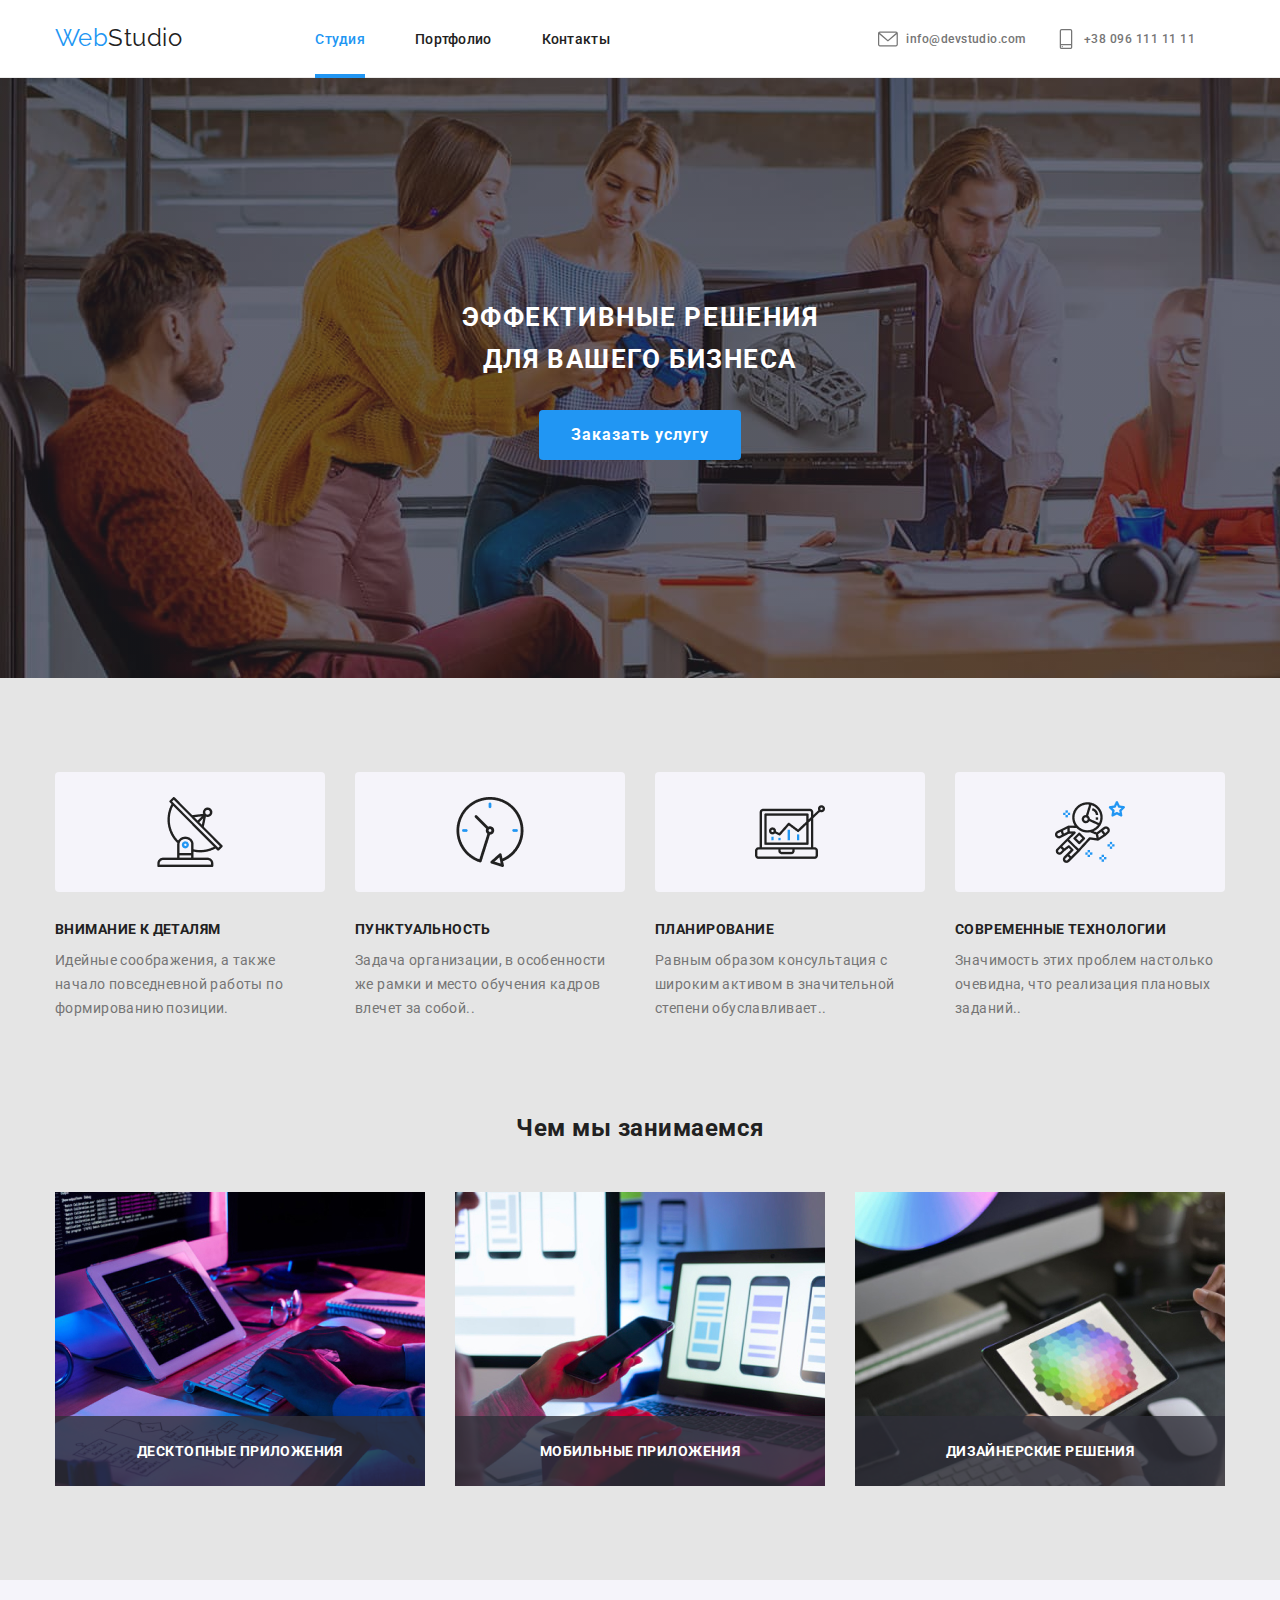
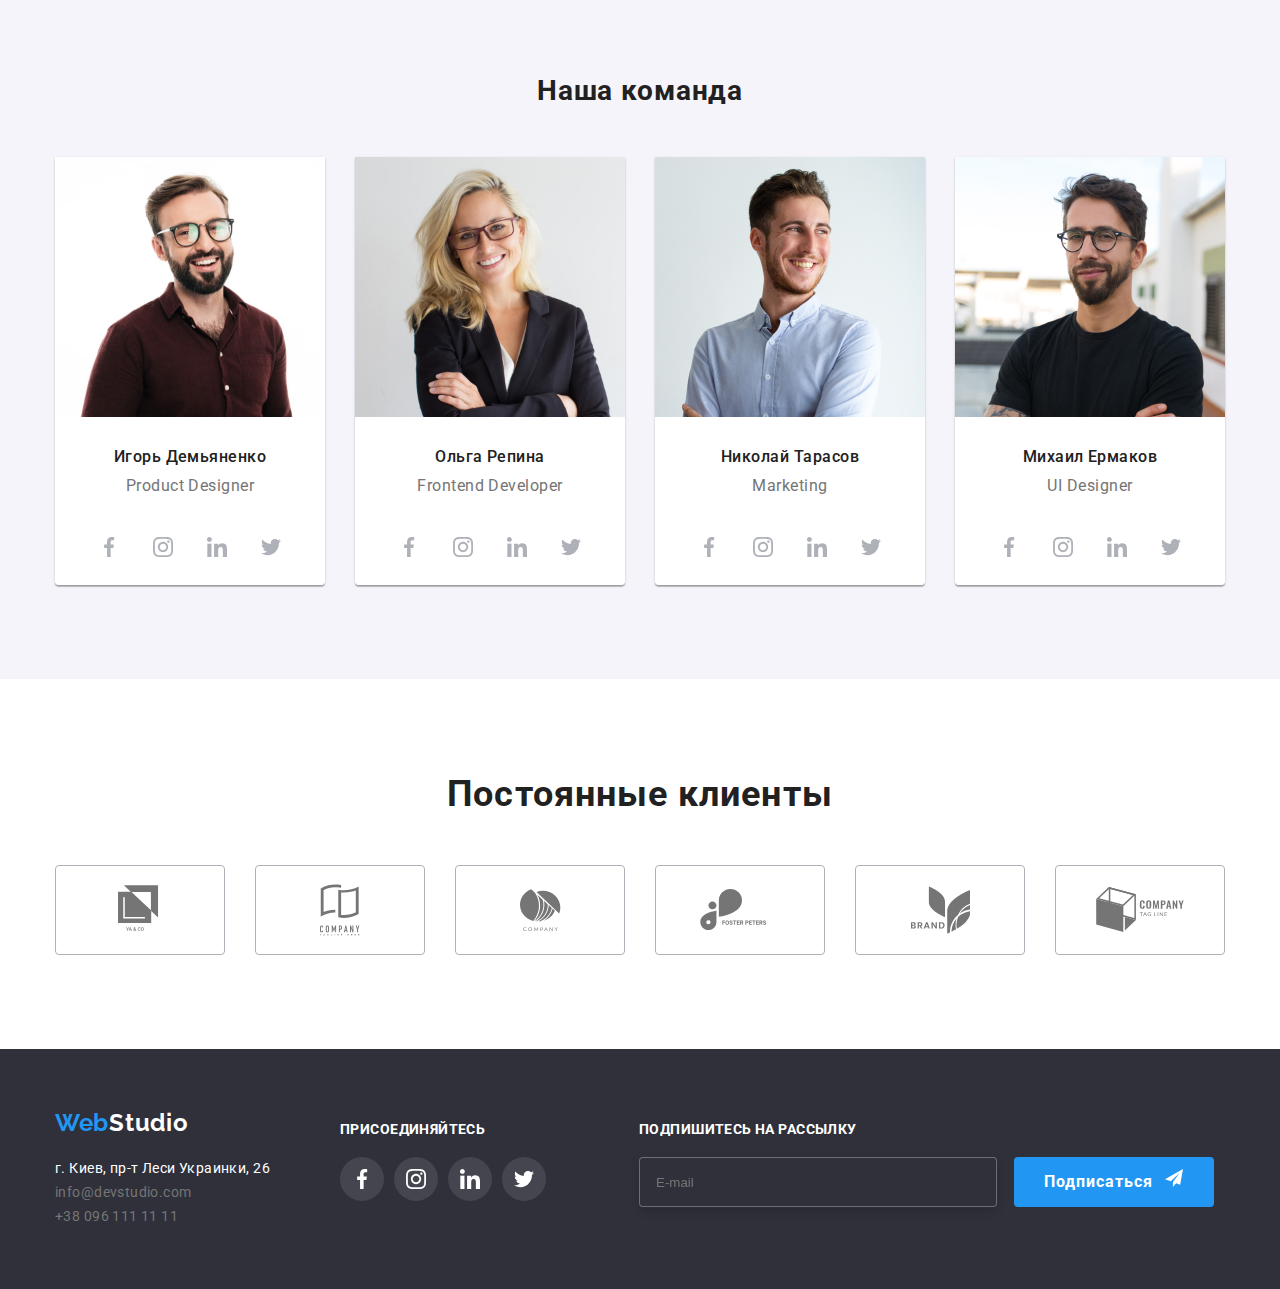
<file: index.html>
<!DOCTYPE html>
<html lang="ru">
<head>
    <meta charset="UTF-8">
    <meta name="viewport" content="width=device-width, initial-scale=1.0">
    <title>Practic</title>
    <link href="https://fonts.googleapis.com/css2?family=Raleway:wght@700&family=Roboto:wght@400;500;700&display=swap" rel="stylesheet">
    <link rel="stylesheet" href="./css/styles.css">
</head>
<body>
    <!--Header-->
    <header class="header">
        <div class="container flex">
        <nav class="container-header-nav">
            <a lang="en" href="./index.html" class="logoweb"><span lang="en" class="logoweb-color">Web</span>Studio</a>
         <ul class="link-nav">
           <li>
             <a href="./index.html" class="link current">Студия</a>  
           </li> 
           <li>
             <a href="./porfolio.html" class="link">Портфолио</a>  
          </li>
          <li>
             <a href="" class="link">Контакты</a>  
          </li> 
         </ul>  
        </nav> 
        <ul class="contact-nav">
            <li>
                 <a class="contact" href="mailto:info@devstudio.com">
                     <svg class="contact-icon">
                         <use xlink:href="./images/sprite.svg#icon-envelope"></use>
                     </svg>
                     <span>info@devstudio.com</span>
                 </a>
            </li>
             <li>
                 <a class="contact" href="tel:+380961111111">
                    <svg class="contact-icon">
                        <use xlink:href="./images/sprite.svg#icon-smartphone"></use>
                    </svg>
                    <span>+38 096 111 11 11</span>
                    </a>
             </li>
        </ul>
    </div>
    </header>
    <!--section hero-->
    <main>
        <section class="section-hero">
          <div class="cont-hero">
            <h1 class="business-h-one">ЭФФЕКТИВНЫЕ РЕШЕНИЯ <br>ДЛЯ ВАШЕГО БИЗНЕСА</h1>
            <button type="button" class="studio-button" data-modal-open>Заказать услугу</button>
          </div>    
        </section>
    <!--section skills-->
    <section class="skills">
        <div class="container">
        <h2 class="visually-hidden">section</h2>
        <ul class="none business-li">
                 <li class="business-li-item">
                     <div class="skills-container skills-item-1"></div>
                       <p class="business-header">ВНИМАНИЕ К ДЕТАЛЯМ</p>
                   <p class="business-comment">Идейные соображения, а также начало повседневной работы по формированию позиции.</p>
                </li>
                 <li class="business-li-item">
                    <div class="skills-container skills-item-2"></div>
                   <p class="business-header">ПУНКТУАЛЬНОСТЬ</p>
                   <p class="business-comment">Задача организации, в особенности же рамки и место обучения кадров влечет за собой..</p>
                 </li>
                 <li class="business-li-item">
                    <div class="skills-container skills-item-3"></div>
                    <p class="business-header">ПЛАНИРОВАНИЕ</p>
                    <p class="business-comment">Равным образом консультация с широким активом в значительной степени обуславливает..</p>
                 </li>
                 <li class="business-li-item">
                    <div class="skills-container skills-item-4"></div>
                    <p class="business-header">СОВРЕМЕННЫЕ ТЕХНОЛОГИИ</p>
                    <p class="business-comment">Значимость этих проблем настолько очевидна, что реализация плановых заданий..</p>
                </li>
         </ul>
        </div>
    </section>
    <!--section What we do-->
    <section class="what-we-do-section">
            <div class="container">
             <h2 class="what-we-do">Чем мы занимаемся</h2>
                 <ul class="none what-we-do-ul">
                 <li class="what-we-do-li">
                     <div class="descktop-app">
                     <img class="what-we-do-picture-picture" src="./images/3-what-we-do/img_1.jpg" alt="ДЕСКТОПНЫЕ ПРИЛОЖЕНИЯ" width="370" height="294">
                    <p class="text-what-we-do">ДЕСКТОПНЫЕ ПРИЛОЖЕНИЯ</p>
                    </div>
                 </li>
                 <li class="what-we-do-li">
                     <div class="mobile-app">
                     <img class="what-we-do-picture-picture" src="./images/3-what-we-do/img_2.jpg" alt="МОБИЛЬНЫЕ ПРИЛОЖЕНИЯ" width="370" height="294">
                    <p class="text-what-we-do">МОБИЛЬНЫЕ ПРИЛОЖЕНИЯ</p> 
                    </div>
                 </li>
                 <li class="what-we-do-li">
                     <div class="disainer">
                     <img class="what-we-do-picture-picture" src="./images/3-what-we-do/img_3.jpg" alt="ДИЗАЙНЕРСКИЕ РЕШЕНИЯ" width="370" height="294">
                    <p class="text-what-we-do">ДИЗАЙНЕРСКИЕ РЕШЕНИЯ</p>
                    </div>
                </li>
            </ul>
         </div>
    </section>
    <!--section our team-->
        <section class="our-team-section">
         <div class="container">
            <h3 class="header-h-three">Наша команда</h3>
            <ul class="none our-team-ul">
                 <li class="our-team">
                      <img class="photo" src="./images/4-our-team/igor.jpg" alt="модельер" width="270" height="260">
                         <div class="team-photo-comment">
                                 <h3 class="team-name">Игорь Демьяненко</h3>
                                 <p lang="en" class="profession">Product Designer</p>
                                 <ul style="padding: 0 32px;" class="none flex">
                                     <li class="social-item">
                                        <a href="" class="social-list-item-link" target="_blank">
                                            <svg class="social-svg">
                                                <use xlink:href="./images/sprite.svg#icon-facebook"></use>
                                            </svg>
                                        </a>
                                     </li>
                                     <li class="social-item">
                                        <a href="" class="social-list-item-link" target="_blank">
                                            <svg class="social-svg">
                                                <use xlink:href="./images/sprite.svg#icon-instagram"></use>
                                            </svg>
                                        </a>
                                     </li>
                                     <li class="social-item">
                                        <a href="" class="social-list-item-link" target="_blank">
                                            <svg class="social-svg">
                                                <use xlink:href="./images/sprite.svg#icon-linkedin"></use>
                                            </svg>
                                        </a>
                                     </li>
                                     <li class="social-item">
                                        <a href="" class="social-list-item-link" target="_blank">
                                            <svg class="social-svg">
                                                <use xlink:href="./images/sprite.svg#icon-twitter"></use>
                                            </svg>
                                        </a>
                                     </li>
                                 </ul>
                         </div>
                </li>
                 <li class="our-team">                     
                    <img class="photo" src="./images/4-our-team/olya.jpg" alt="фронтэнд разроботчик" width="270" height="260">
                          <div class="team-photo-comment">
                             <h3 class="team-name">Ольга Репина</h3>
                             <p lang="en" class="profession">Frontend Developer</p>
                             <ul style="padding: 0 32px;" class="none flex">
                                <li class="social-item">
                                   <a href="" class="social-list-item-link" target="_blank">
                                       <svg class="social-svg">
                                           <use xlink:href="./images/sprite.svg#icon-facebook"></use>
                                       </svg>
                                   </a>
                                </li>
                                <li class="social-item">
                                   <a href="" class="social-list-item-link" target="_blank">
                                       <svg class="social-svg">
                                           <use xlink:href="./images/sprite.svg#icon-instagram"></use>
                                       </svg>
                                   </a>
                                </li>
                                <li class="social-item">
                                   <a href="" class="social-list-item-link" target="_blank">
                                       <svg class="social-svg">
                                           <use xlink:href="./images/sprite.svg#icon-linkedin"></use>
                                       </svg>
                                   </a>
                                </li>
                                <li class="social-item">
                                   <a href="" class="social-list-item-link" target="_blank">
                                       <svg class="social-svg">
                                           <use xlink:href="./images/sprite.svg#icon-twitter"></use>
                                       </svg>
                                   </a>
                                </li>
                            </ul>
                          </div>
                 </li>
                 <li class="our-team">                     
                    <img class="photo" src="./images/4-our-team/nik.jpg" alt="маркетолог" width="270" height="260">
                     <div class="team-photo-comment">
                          <h3 class="team-name">Николай Тарасов</h3>
                          <p lang="en" class="profession">Marketing</p>
                          <ul style="padding: 0 32px;" class="none flex">
                            <li class="social-item">
                               <a href="" class="social-list-item-link" target="_blank">
                                   <svg class="social-svg">
                                       <use xlink:href="./images/sprite.svg#icon-facebook"></use>
                                   </svg>
                               </a>
                            </li>
                            <li class="social-item">
                               <a href="" class="social-list-item-link" target="_blank">
                                   <svg class="social-svg">
                                       <use xlink:href="./images/sprite.svg#icon-instagram"></use>
                                   </svg>
                               </a>
                            </li>
                            <li class="social-item">
                               <a href="" class="social-list-item-link" target="_blank">
                                   <svg class="social-svg">
                                       <use xlink:href="./images/sprite.svg#icon-linkedin"></use>
                                   </svg>
                               </a>
                            </li>
                            <li class="social-item">
                               <a href="" class="social-list-item-link" target="_blank">
                                   <svg class="social-svg">
                                       <use xlink:href="./images/sprite.svg#icon-twitter"></use>
                                   </svg>
                               </a>
                            </li>
                        </ul>
                     </div>
                 </li>
                 <li class="our-team">                     
                    <img class="photo" src="./images/4-our-team/mike.jpg" alt="дизайнер" width="270" height="260">
                     <div class="team-photo-comment">
                             <h3 class="team-name">Михаил Ермаков</h3>
                             <p lang="en" class="profession">UI Designer</p>
                             <ul style="padding: 0 32px;" class="none flex">
                                <li class="social-item">
                                   <a href="" class="social-list-item-link" target="_blank">
                                       <svg class="social-svg">
                                           <use xlink:href="./images/sprite.svg#icon-facebook"></use>
                                       </svg>
                                   </a>
                                </li>
                                <li class="social-item">
                                   <a href="" class="social-list-item-link" target="_blank">
                                       <svg class="social-svg">
                                           <use xlink:href="./images/sprite.svg#icon-instagram"></use>
                                       </svg>
                                   </a>
                                </li>
                                <li class="social-item">
                                   <a href="" class="social-list-item-link" target="_blank">
                                       <svg class="social-svg">
                                           <use xlink:href="./images/sprite.svg#icon-linkedin"></use>
                                       </svg>
                                   </a>
                                </li>
                                <li class="social-item">
                                   <a href="" class="social-list-item-link" target="_blank">
                                       <svg class="social-svg">
                                           <use xlink:href="./images/sprite.svg#icon-twitter"></use>
                                       </svg>
                                   </a>
                                </li>
                            </ul>
                     </div>
                </li>
            </ul>
         </div>
        </section>  
     <!--Our clients-->   
     <section class="our-client-section">
         <div class="container">
             <h2 class="client-header">Постоянные клиенты</h2>
             <ul class="client-ul none">
                <li  class="client-item-li">
                    <a class="client-item-a" href="" target="_blank">
                        <svg class="client-svg" width="44.27px" height="49.23">
                            <use xlink:href="./images/symbol-defs.svg#icon-logo-1"></use>
                        </svg>
                    </a>
                </li>
                <li class="client-item-li">
                    <a class="client-item-a" href="" target="_blank">
                        <svg class="client-svg" width="40px" height="52px">
                            <use xlink:href="./images/symbol-defs.svg#icon-logo-2"></use>
                        </svg>
                    </a>
                </li>
                <li class="client-item-li">
                    <a class="client-item-a" href="" target="_blank">
                        <svg class="client-svg"  width="41px" height="42.6px">
                            <use xlink:href="./images/symbol-defs.svg#icon-logo-3"></use>
                        </svg>
                    </a>
                </li>
                <li class="client-item-li">
                    <a class="client-item-a" href="" target="_blank">
                        <svg class="client-svg" width="79.46px" height="42.02px">
                            <use xlink:href="./images/symbol-defs.svg#icon-logo-4"></use>
                        </svg>
                    </a>
                </li>
                <li class="client-item-li">
                    <a class="client-item-a" href="" target="_blank">
                        <svg class="client-svg" width="59px" height="74px">
                            <use xlink:href="./images/symbol-defs.svg#icon-logo-5"></use>
                        </svg>
                    </a>
                </li>
                <li class="client-item-li">
                    <a class="client-item-a" href="" target="_blank">
                        <svg class="client-svg"  width="88.48px" height="45.44px">
                            <use xlink:href="./images/symbol-defs.svg#icon-logo-6"></use>
                        </svg>
                    </a>
                </li>
            </ul>
         </div>

     </section>
        
</main>
<!--footer-->
<footer class="footer ">
    <section class="container joint">
        <div style="margin-right: 70px;">
             <h2 class="logo-footer-h2"><a href="./index.html" class="logoweb-footer"><span class="logoweb-color">Web</span>Studio</a></h2>
                    <address class="adress-footer">
                     <a class="address" href="https://goo.gl/maps/b1sm8KnPufPkhiFv6" target="_blank">г. Киев, пр-т Леси Украинки, 26</a>
                    </address>
                     <ul class="none footer-logo">
                           <li>
                                 <a href="mailto:info@devstudio.com" class="contact-footer">info@devstudio.com</a>
                           </li>
                           <li>
                                 <a href="tel:+380961111111" class="contact-footer">+38 096 111 11 11</a>
                           </li>
                     </ul>
        </div>
        <div class="connect">
                           <p class="joint-head">ПРИСОЕДИНЯЙТЕСЬ</p>
                              <ul style="padding: 0" class="none flex ">
                              <li class="social-item">
                               <a href="" class="social-list-item-link connect-item" target="_blank">
                                    <svg class="social-svg-footer">
                                        <use xlink:href="./images/sprite.svg#icon-facebook"></use>
                                    </svg>
                               </a>
                             </li>
                             <li class="social-item">
                                 <a href="" class="social-list-item-link connect-item" target="_blank">
                                    <svg class="social-svg-footer">
                                        <use xlink:href="./images/sprite.svg#icon-instagram"></use>
                                    </svg>
                                 </a>
                             </li>
                             <li class="social-item">
                                <a href="" class="social-list-item-link connect-item" target="_blank">
                                    <svg class="social-svg-footer">
                                        <use xlink:href="./images/sprite.svg#icon-linkedin"></use>
                                    </svg>
                                </a>
                             </li>
                            <li class="social-item">
                            <a href="" class="social-list-item-link connect-item" target="_blank">
                                <svg class="social-svg-footer">
                                    <use xlink:href="./images/sprite.svg#icon-twitter"></use>
                                </svg>
                            </a>
                            </li>
                </ul>
        </div>
        <div class="subscribe">
            <form action="#">
                    <p class="subscribe-p">Подпишитесь на рассылку</p>
             <input type="email" name="user-email" id="user-email" class="modal-form-input-footer" placeholder="E-mail">          
            <button type="submit" class="modal-form-btn-footer">Подписаться<svg class="social-svg-footer-sign">
                    <use xlink:href="./images/sprite-modal.svg#icon-send"></use>
                </svg>
            </button>
            </form>
        </div>
    </section>
</footer>

    <div class="backdrop is-hidden" data-modal>

        <div class="modal">  
              <div class="modal-window" >
                <p class="modal-head">Оставьте свои данные, мы вам перезвоним</p>
                <button type="button" class="close-button" data-modal-close>X</button>
                <form action="#" class="model-forma">

                    <div class="modal-form-field">
                        <label class="modal-form-input-label" for="user-name">Имя</label>
                        <input type="text" name="user-name" id="user-name" class="modal-form-input">
                        <svg class="social-svg-sign">
                            <use xlink:href="./images/sprite-modal.svg#icon-person"></use>
                        </svg>
                    </div>

                    <div class="modal-form-field">
                        <label class="modal-form-input-label" for="user-phone">Телефон</label>
                        <input type="tel" name="user-phone" id="user-phone" class="modal-form-input">
                        <svg class="social-svg-sign">
                            <use xlink:href="./images/sprite-modal.svg#icon-phone"></use>
                        </svg>
                    </div>

                    <div class="modal-form-field">
                        <label class="modal-form-input-label" for="user-email">Почта</label>
                        <input type="email" name="user-email" id="user-email" class="modal-form-input">
                        <svg class="social-svg-sign">
                            <use xlink:href="./images/sprite-modal.svg#icon-email"></use>
                        </svg>
                    </div>
                    <div class="modal-form-field">
                        <label class="modal-form-input-label" for="user-message">Комментарий</label>
                        <textarea name="user-message" id="user-message" class="modal-form-message" placeholder="Введите текст"></textarea>

                        
                        <label for="user-policy" class="modal-form-label-check">
                            <input type="checkbox" name="user-policy" id="user-policy" class="modal-form-check">
                            <span class="modal-check-span">Соглашаюсь с рассылкой и принимаю <a href="#">Условия договора</a></span>
                        </label>

                        <button  type="submit" class="modal-form-btn">Отправить</button>
                    </div>
                 </form> 
                </div>  
            </div>        
        </div>
<script src="./js/modal.js"></script>
</body>
</html>
</file>
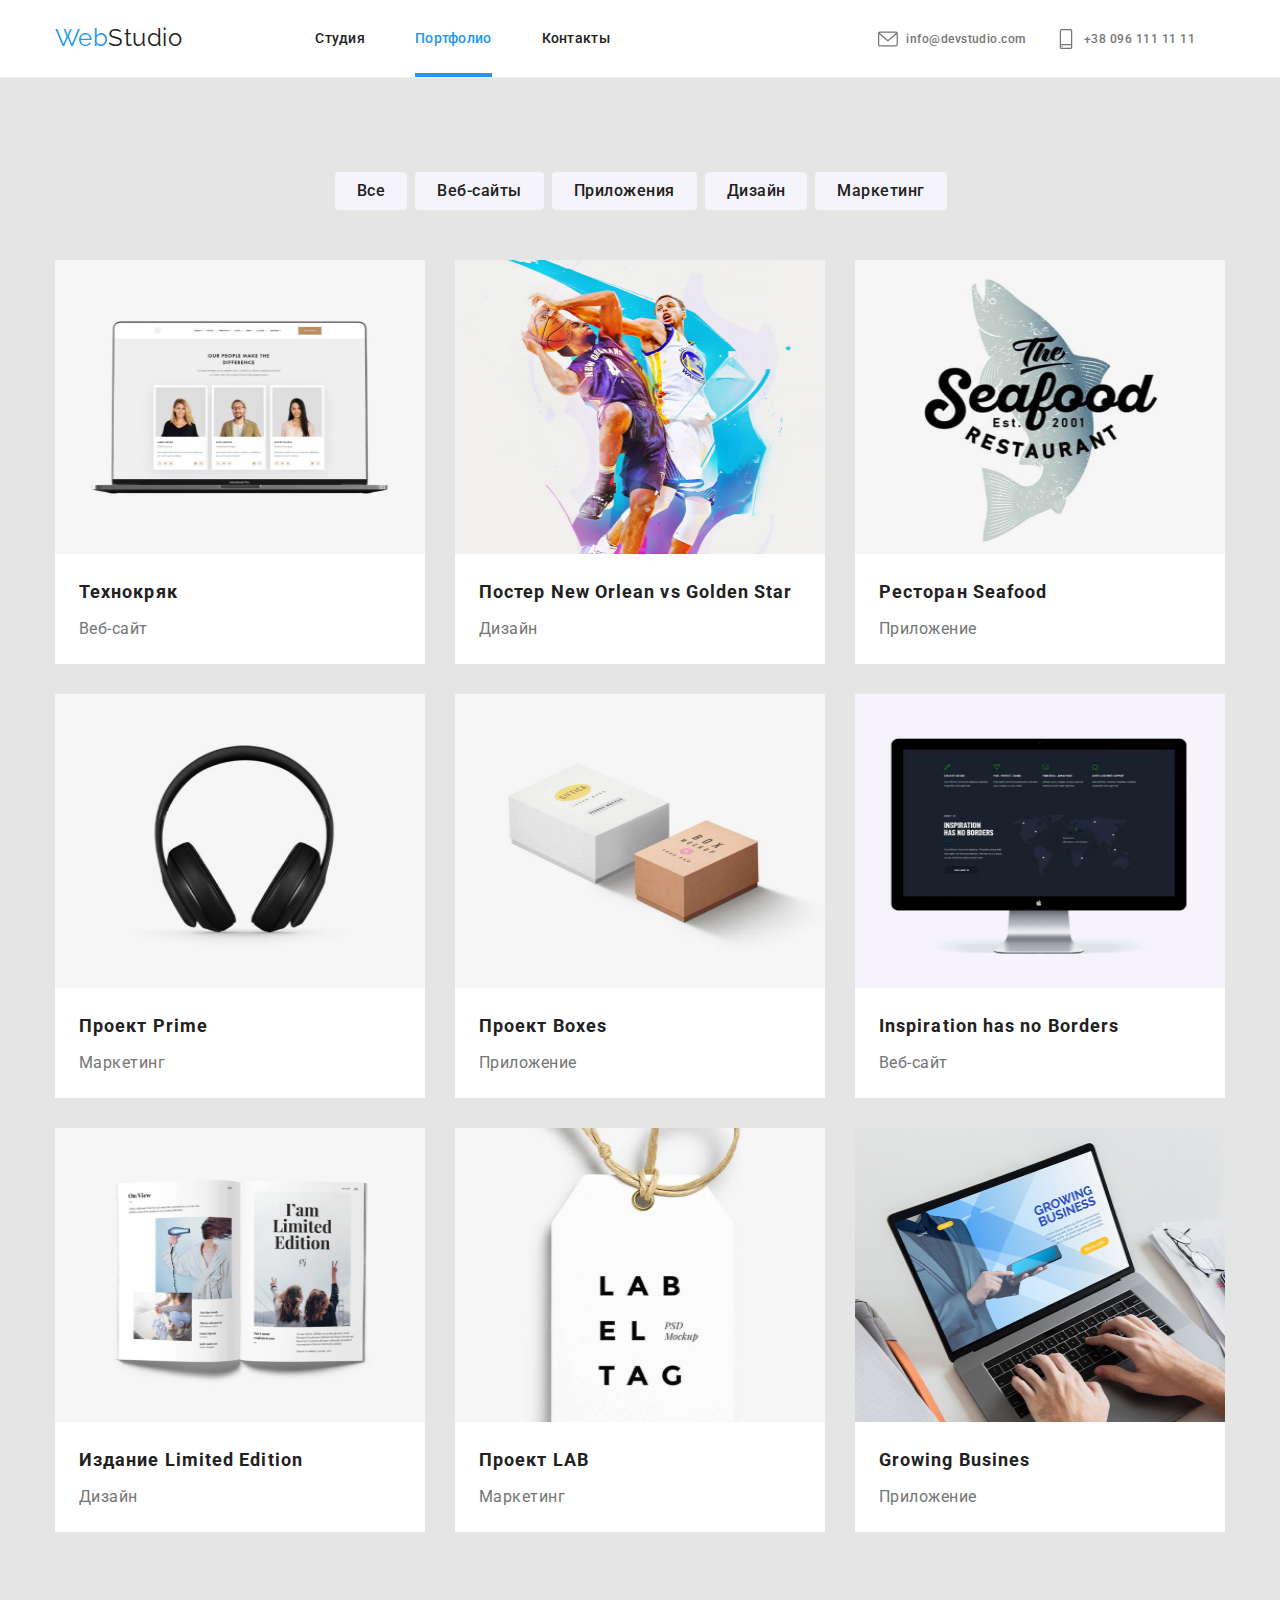
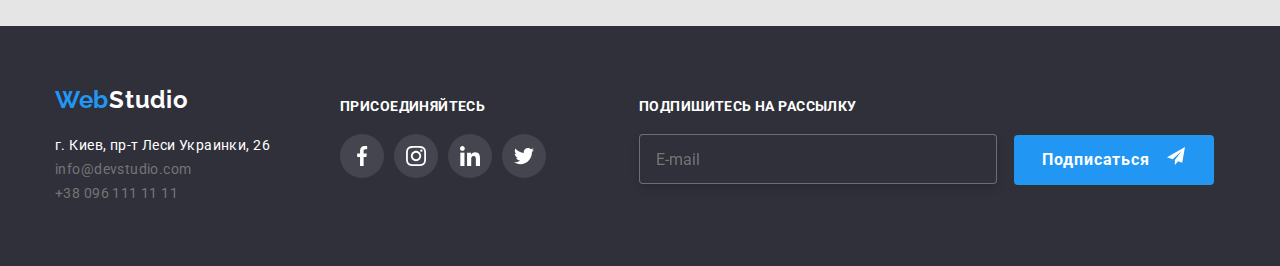
<file: porfolio.html>
<!DOCTYPE html>
<html lang="ru">
<head>
    <meta charset="UTF-8">
    <meta name="viewport" content="width=device-width, initial-scale=1.0">
    <title>Portfolio</title>
    <link rel="stylesheet" href="./css/normalize.css">
    <link href="https://fonts.googleapis.com/css2?family=Raleway:wght@700&family=Roboto:wght@400;500;700&display=swap" rel="stylesheet">
    <link rel="stylesheet" href="./css/styles.css">
</head>
<body>
    <!--header-->
    <header class="header">
        <div class="container flex">
        <nav class="container-header-nav">
            <a lang="en" href="./index.html" class="logoweb"><span lang="en" class="logoweb-color">Web</span>Studio</a>
         <ul class="link-nav">
           <li>
             <a href="./index.html" class="link">Студия</a>  
           </li> 
           <li>
             <a href="./porfolio.html" class="link current">Портфолио</a>  
          </li>
          <li>
             <a href="" class="link">Контакты</a>  
          </li> 
         </ul>  
        </nav> 
        <ul class="contact-nav">
            <li>
                 <a class="contact" href="mailto:info@devstudio.com">
                     <svg class="contact-icon">
                         <use xlink:href="./images/sprite.svg#icon-envelope"></use>
                     </svg>
                     <span>info@devstudio.com</span>
                 </a>
            </li>
             <li>
                 <a class="contact" href="tel:+380961111111">
                    <svg class="contact-icon">
                        <use xlink:href="./images/sprite.svg#icon-smartphone"></use>
                    </svg>
                    <span>+38 096 111 11 11</span>
                    </a>
             </li>
        </ul>
    </div>
    </header>
    <!--hero-->
     <main>
         <section class="section-hero-portfolio">
             <div class="container">
                <h1 class="visually-hidden" lang="en">Portfolio</h1>
                <ul class="none button-portfolio-ul">
                    <li class="button-portfolio-li">
                    <a href="" class="button-portfolio">Все</a>
                    </li>
                    <li class="button-portfolio-li">
                    <a href="" class="button-portfolio">Веб-сайты</a>
                    </li>
                    <li class="button-portfolio-li">
                    <a href="" class="button-portfolio">Приложения</a>
                    </li>
                    <li class="button-portfolio-li">
                    <a href="" class="button-portfolio">Дизайн</a>
                    </li>
                    <li class="button-portfolio-li">
                    <a href="" class="button-portfolio">Маркетинг</a>
                    </li>
                </ul>
             </div>
         </section>
<!--section 2-->
         <section class="section-2-port">
             <div class="con">
          <ul class="none porfolio-ul">
            <li class="li-portfolio">
                <a href="" class="link-portfolio" target="_blank">
                    <img class="port" src="./portfolio-images/2-portfolio-section/texnokryak.jpg" alt="технокряк" width="370" height="294">
                        <div class="overlay">
                            <p class="overlay-text">Технокряк это современная площадка распространения коронавируса. Компании используют эту платформу для цифрового шпионажа и атак на защищённые сервера конкурентов.</p>
                        </div>
                        <div class="photo-comment-port">
                            <h2 class="header-two">Технокряк</h2>
                            <p class="type">Веб-сайт</p>
                        </div>
                    </a>
             </li>
             <li class="li-portfolio">
                <a href="" class="link-portfolio" target="_blank">
                    <img  src="./portfolio-images/2-portfolio-section/poster.jpg" alt="постер нью орлеан" width="370" height="294">
                    <div class="overlay">
                        <p class="overlay-text">Технокряк это современная площадка распространения коронавируса. Компании используют эту платформу для цифрового шпионажа и атак на защищённые сервера конкурентов.</p>
                    </div>
                    <div class="photo-comment-port">
                    <h2 class="header-two">Постер New Orlean vs Golden Star</h2>
                    <p class="type">Дизайн</p>
                    </div>
                </a>
             </li>             
                <li class="li-portfolio">
                    <a href="" class="link-portfolio" target="_blank">
                        <img src="./portfolio-images/2-portfolio-section/restaran.jpg" alt="ресторан морепродуктов" width="370" height="294">
                        <div class="overlay">
                            <p class="overlay-text">Технокряк это современная площадка распространения коронавируса. Компании используют эту платформу для цифрового шпионажа и атак на защищённые сервера конкурентов.</p>
                        </div>
                        <div class="photo-comment-port">
                        <h2 class="header-two">Ресторан Seafood</h2>
                        <p class="type">Приложение</p>
                        </div>
                    </a>
                </li>
                <li class="li-portfolio">
                    <a href="" class="link-portfolio" target="_blank">
                        <img src="./portfolio-images/2-portfolio-section/proect.jpg" alt="проект прайм" width="370" height="294">
                        <div class="overlay">
                            <p class="overlay-text">Технокряк это современная площадка распространения коронавируса. Компании используют эту платформу для цифрового шпионажа и атак на защищённые сервера конкурентов.</p>
                        </div>
                        <div class="photo-comment-port">
                            <h2 class="header-two">Проект Prime</h2>
                            <p class="type">Маркетинг</p>
                        </div>
                    </a>
                </li>
                <li class="li-portfolio">
                    <a href="" class="link-portfolio" target="_blank">
                        <img src="./portfolio-images/2-portfolio-section/boxes.jpg" alt="проект боксес" width="370" height="294">
                        <div class="overlay">
                            <p class="overlay-text">Технокряк это современная площадка распространения коронавируса. Компании используют эту платформу для цифрового шпионажа и атак на защищённые сервера конкурентов.</p>
                        </div>
                        <div class="photo-comment-port">
                            <h2 class="header-two">Проект Boxes</h2>
                            <p class="type">Приложение</p>
                        </div>
                    </a>
                </li>
                <li class="li-portfolio">
                    <a href="" class="link-portfolio" target="_blank">
                        <img src="./portfolio-images/2-portfolio-section/monitor.jpg" alt="вдохновение не имеет границ" width="370" height="294">
                        <div class="overlay">
                              <p class="overlay-text">Технокряк это современная площадка распространения коронавируса. Компании используют эту платформу для цифрового шпионажа и атак на защищённые сервера конкурентов.</p>
                        </div>
                        <div class="photo-comment-port">
                            <h2 class="header-two">Inspiration has no Borders</h2>
                            <p class="type">Веб-сайт</p>
                        </div>
                    </a>
                </li>  
                <li class="li-portfolio">
                 <a href="" class="link-portfolio" target="_blank">
                    <img src="./portfolio-images/2-portfolio-section/izdanie.jpg" alt="издание ограниченый тираж" width="370" height="294">
                    <div class="overlay">
                        <p class="overlay-text">Технокряк это современная площадка распространения коронавируса. Компании используют эту платформу для цифрового шпионажа и атак на защищённые сервера конкурентов.</p>
                    </div>
                    <div class="photo-comment-port">
                    <h2 class="header-two">Издание Limited Edition</h2>
                    <p class="type">Дизайн</p>
                    </div>
                </a>
               </li>
             <li class="li-portfolio">
                <a href="" class="link-portfolio" target="_blank">
                    <img src="./portfolio-images/2-portfolio-section/lab.jpg" alt="проект лаб" width="370" height="294">
                    <div class="overlay">
                        <p class="overlay-text">Технокряк это современная площадка распространения коронавируса. Компании используют эту платформу для цифрового шпионажа и атак на защищённые сервера конкурентов.</p>
                    </div>
                    <div class="photo-comment-port">
                    <h2 class="header-two">Проект LAB</h2>
                    <p class="type">Маркетинг</p>
                    </div>
                </a>
             </li>
              <li class="li-portfolio">
                <a href="" class="link-portfolio" target="_blank">
                    <img src="./portfolio-images/2-portfolio-section/notic.jpg" alt="растущий бизнес" width="370" height="294">
                    <div class="overlay">
                        <p class="overlay-text">Технокряк это современная площадка распространения коронавируса. Компании используют эту платформу для цифрового шпионажа и атак на защищённые сервера конкурентов.</p>
                    </div>
                    <div class="photo-comment-port">
                        <h2 class="header-two">Growing Busines</h2>
                        <p class="type">Приложение</p>
                    </div>
                </a>
               </li>
             </ul>
             </div> 
             </section>
     </main>
<!--footer-->
<footer class="footer ">
    <section class="container joint">
        <div style="margin-right: 70px;">
             <h2 class="logo-footer-h2"><a href="./index.html" class="logoweb-footer"><span class="logoweb-color">Web</span>Studio</a></h2>
                    <address class="adress-footer">
                     <a class="address" href="https://goo.gl/maps/b1sm8KnPufPkhiFv6" target="_blank">г. Киев, пр-т Леси Украинки, 26</a>
                    </address>
                     <ul class="none footer-logo">
                           <li>
                                 <a href="mailto:info@devstudio.com" class="contact-footer">info@devstudio.com</a>
                           </li>
                           <li>
                                 <a href="tel:+380961111111" class="contact-footer">+38 096 111 11 11</a>
                           </li>
                     </ul>
        </div>
        <div class="connect">
                           <p class="joint-head">ПРИСОЕДИНЯЙТЕСЬ</p>
                              <ul style="padding: 0" class="none flex ">
                              <li class="social-item">
                               <a href="" class="social-list-item-link connect-item" target="_blank">
                                    <svg class="social-svg-footer">
                                        <use xlink:href="./images/sprite.svg#icon-facebook"></use>
                                    </svg>
                               </a>
                             </li>
                             <li class="social-item">
                                 <a href="" class="social-list-item-link connect-item" target="_blank">
                                    <svg class="social-svg-footer">
                                        <use xlink:href="./images/sprite.svg#icon-instagram"></use>
                                    </svg>
                                 </a>
                             </li>
                             <li class="social-item">
                                <a href="" class="social-list-item-link connect-item" target="_blank">
                                    <svg class="social-svg-footer">
                                        <use xlink:href="./images/sprite.svg#icon-linkedin"></use>
                                    </svg>
                                </a>
                             </li>
                            <li class="social-item">
                            <a href="" class="social-list-item-link connect-item" target="_blank">
                                <svg class="social-svg-footer">
                                    <use xlink:href="./images/sprite.svg#icon-twitter"></use>
                                </svg>
                            </a>
                            </li>
                </ul>
        </div>
        <div class="subscribe">
            <form action="#">
                    <p class="subscribe-p">Подпишитесь на рассылку</p>
             <input type="email" name="user-email" id="user-email" class="modal-form-input-footer" placeholder="E-mail">          
            <button type="submit" class="modal-form-btn-footer">Подписаться
                <svg class="social-svg-footer-sign">
                    <use xlink:href="./images/sprite-modal.svg#icon-send"></use>
                </svg>
            </button>
            </form>
        </div>
    </section>
</footer>
</body>
</html>
</file>
<file: css/styles.css>
html {
    box-sizing: border-box;
}

*,
*::before,
*::after {
    box-sizing: inherit;
    margin: 0;
}


img {
    display: block;
}

:root {
    --text-color:#212121;
    --link-hover-color:#2196F3;
    --esle-color: #757575;
    --white-color: #ffffff;
    --backcolor:#E5E5E5;
    --backcolor-our-team:#F5F4FA;
    --footer-color:#2F303A;
    --font-family-roboto: Roboto, sans-serif;
    --font-family-railway: Raleway, cursive;
    }


body {
    width: 100%;
    /* margin: 0; */
    background-color: var(--white-color);
    color: var(--text-color);
    font-family: var(--font-family-roboto);
    letter-spacing: 0.03em;
    text-decoration: none;
}
button {
    font-family: inherit;
    text-decoration: none;
    
}

.none {
    list-style: none;
}

.visually-hidden {
    position: absolute !important;
    clip: rect(1px 1px 1px 1px); /* IE6, IE7 */
    clip: rect(1px, 1px, 1px, 1px);
    padding:0 !important;
}

.container {
    width: 1200px;
    padding-left: 15px;
    padding-right: 15px;
    margin-left: auto;
    margin-right: auto;
}
/* ========================== modal window =========================== */


.backdrop {
    position: fixed;
    top: 0;
    left: 0;
    width: 100%;
    height: 100%;
    background: rgba(0, 0, 0, 0.2);

    opacity: 1;
    visibility: visible;
    pointer-events: unset;
  
    transition: opacity 250ms cubic-bezier(0.4, 0, 0.2, 1);
}


.modal {
    position: absolute;
    left: 50%;
    top: 80px;
    transform: translateX(-50%);
    width: 528px;
    height: 581px;
    background: #FFFFFF;
    box-shadow: 0px 1px 3px rgba(0, 0, 0, 0.12), 0px 1px 1px rgba(0, 0, 0, 0.14), 0px 2px 1px rgba(0, 0, 0, 0.2);
    border-radius: 4px;
    opacity: 1;

    transition: opacity 250ms cubic-bezier(0.4, 0, 0.2, 1) 150ms;
}

.is-hidden {
    opacity: 0;
    visibility: hidden;
    pointer-events: none;
}


.backdrop.is-hidden .modal {
    opacity: 0;
    transition: opacity 250ms cubic-bezier(0.4, 0, 0.2, 1) 150ms;
}

.modal-head {
    margin-bottom: 12px;
    margin-top: 40px;
    font-weight: 700;
    font-size: 20px;
    line-height:1.15;
    text-align: center;
    letter-spacing: 0.03em;
    color: var(--text-color);
}

.modal-form-field {
    display: flex;
    flex-direction: column;
    padding: 0 40px;
  }
   
.modal-form-input {
     width: 100%;
    height: 40px;
    border: 1px solid rgba(33, 33, 33, 0.2);
    border-radius: 4px;
    padding-left: 42px;
  }

.modal-form-input:hover,
.modal-form-input:focus{
    border: 1px solid #2196F3;
    outline: none;
} 

.modal-form-input:focus ~ .social-svg-sign {
    --color1: var(--link-hover-color);
  }

.modal-form-message {
    font-family: var(--font-family-roboto);
    width: 100%;
    height: 120px;
    border: 1px solid rgba(33, 33, 33, 0.2);
    border-radius: 4px;
    resize: none;
    padding: 12px 16px;
}

.modal-form-message:hover,
.modal-form-message:focus{
    border: 1px solid #2196F3;
    outline: none;
}

.social-svg-sign {
    width: 18px;
    height: 18px;
    top: 50%;
    left: 0;
    transform: translateY(-160%);
    margin-left: 12px;
    justify-content: center;
    align-items: center;
}

.social-svg-footer-sign{
    width: 18px;
    height: 18px;
    margin-left: 12px;
    justify-content: center;
    align-items: center;
    --color1: var(--white-color);
}


.modal-form-input-label {  
    font-size: 12px;
    line-height: 1.667;  
    letter-spacing: 0.01em;
    color:var(--esle-color)
}

.modal-form-check {
    margin-top: 20px; ;
    font-size: 14px;
    line-height: 1.143px;
    letter-spacing: 0.01em;
}

.modal-form-check:hover  {
    border: var(--link-hover-color);
}
.modal-check-span{  
    font-size: 14px;
    line-height: 1.174px;
    letter-spacing: 0.03em;
    color: #757575;
}

.modal-form-btn {
    margin-top: 30px;
    margin-left: auto;
    margin-right: auto;
    margin-bottom: 40px;
    width: 200px;
    height: 50px;
    background: #2196F3;
    box-shadow: 0px 4px 4px rgba(0, 0, 0, 0.15);
    border-radius: 4px;
    font-weight: bold;
    font-size: 16px;
    line-height: 30px;
    color:var(--white-color);
    align-items: center;
    text-align: center;
    letter-spacing: 0.06em;
}



.close-button {
    position: absolute;
    top: 10px;
    right: 10px;
    width: 30px;
    height: 30px;

    background-color: #FFFFFF;
    border: 1px solid rgba(0, 0, 0, 0.1);
    border-radius: 50%;
    }


/* ===================== modal window happy end =========================== */
/* ===header=== */
.header {
    background-color: var(--white-color);
    border-bottom: 1px solid #ECECEC;
} 
  
.flex {
    display: flex; 
    }

.container-header-nav{
    display: flex;
    align-items: center;
}

.link-nav {
    list-style: none;
    display: flex;
    align-items: center;
    text-decoration: none;
}

.link-nav li {
    margin-right: 50px;
}

.link-nav li:last-child {
    margin-right:0;
}

.logoweb {
    padding-top: 24px;
    padding-bottom: 25px;
    padding-left: 0;
    margin-right: 93px;
    color: var(--text-color);
    font-family: var(--font-family-railway);
    font-size: 24px;
    line-height: 1.17;
    text-decoration: none;
}

.logoweb-color {
    color: var(--link-hover-color);
}

.nav {
    display: flex;
    align-items: center;
 }

.link {
    color:var(--text-color);
    font-weight: 500;
    font-size: 14px;
    line-height: 1.14;
    letter-spacing: 0.02em;
    text-decoration: none;

    transition: color 250ms cubic-bezier(0.4, 0, 0.2, 1);
  }


  .link:hover,
  .link:focus {
      color: var(--link-hover-color);
  }

.link-nav .link.current {
    color: var(--link-hover-color);
    letter-spacing: 0.02em;
  
    position: relative;
  }
  .link.current::after {
    display: block;
    content: "";
    width: 100%;
    height: 4px;
    background-color: var(--link-hover-color);
    position: absolute;
    top: 43px;
  }





.contact-nav {
    list-style: none;
    display: flex;
    margin-left: auto;
    padding-left: 0;
    align-items: center;
    justify-content: center;
}

.contact-nav li {
    margin-right: 30px;
    align-items: center;
    justify-content: center;
}

.contact {
    display: flex;
    justify-content: center;
    align-items: center;
    color: var(--esle-color);
    font-weight: 500;
    font-size: 12px;
    line-height: 1.17;
    text-decoration: none; 
    transition: color 250ms cubic-bezier(0.4, 0, 0.2, 1);
}

.contact-icon{
    fill: currentColor;
    width: 20px;
    height: 20px;
    margin-right: 8px;
  
}

.contact:hover ,
.contact:focus {
  color:var(--link-hover-color)
}

/* --------------------------- header's happy end ------------------------------------- */

/* STUDIO */

/* ====HERO==== */


.section-hero {
    display: flex;
    background-image: linear-gradient(
        rgba(47, 48, 58, 0.4),
        rgba(47, 48, 58, 0.4)),
        url(../images/1-hero/background.jpg);
    background-repeat: no-repeat;
    margin-left: auto;
    margin-right: auto;
    max-width: 1600px;
    min-height: 600px;
    padding: 50px 0;

}

.cont-hero {   
    max-width: 726px;
    padding: 0 15px;
    margin: auto;
}

.business-h-one {
    margin-bottom: 30px;
    font-weight: 700;
    font-size: 26px;
    line-height: 1.62;
    text-align: center;
    letter-spacing: 0.06em;
    color: var(--white-color);
}
.studio-button {
    display: inline-block;
    border-radius: 4px;
    padding: 10px 32px;
    border: none;
    color: var(--white-color);
    background-color: var(--link-hover-color);
    font-weight: 700;
    font-size: 16px;
    line-height: 1.9;
    display: flex;
    margin-left: auto;
    margin-right: auto;
    letter-spacing: 0.06em;

    transition: 250ms cubic-bezier(0.4, 0, 0.2, 1);
  }

  .studio-button:hover,
  .studio-button:focus {
      cursor: pointer;
  }


/* ---------------------------hero happy end------------------------------------- */

/* ====== section skills ====== */

.skills {
    padding-bottom: 94px;
    background-color: var(--backcolor);
}


.business-li {
    display: flex;
    padding-left: 0;
    padding-top: 94px;
}

.business-li-item {
    margin-right: 30px;
    width: 270px;
    height: 101;
}

.skills-container {
    background:var(--backcolor-our-team);
    width: 270px;
    height: 120px;
    border-radius: 4px;
    background-repeat: no-repeat;
    background-position: center;
    margin-bottom: 30px;
}

.skills-item-1 {
    background-image: url(../images/2-skills/antenna\ 1.png);
   }

.skills-item-2 {
    background-image: url(../images/2-skills/clock\ 1.png);
   }

.skills-item-3 {
    background-image: url(../images/2-skills/diagram\ 1.png);
   }

.skills-item-4 {
    background-image: url(../images/2-skills/astronaut\ 1.png);
   }

.business-header {
    color: var(--text-color);
    margin-bottom: 10px;
    font-weight: 700;
    font-size: 14px;
    line-height: 1.14;
    letter-spacing: 0.03em;
}

.business-comment {
    color: var(--esle-color);
    font-size: 14px;
    line-height: 24px;
    letter-spacing: 0.03em;
}

/* --------------------------- skills happy end ------------------------------------- */


/* -----------section What we do------------*/

.what-we-do-section {
    padding-bottom: 94px;
    background-color: var(--backcolor);
}

.what-we-do {
    text-align: center;
    margin-bottom: 50px;
}

.what-we-do-ul {
    display: flex;
    flex-wrap: wrap;
    width: calc(100%-60px/3);
    padding-left: 0;
}

.what-we-do-ul li {
    margin-right: 30px;
}
 .what-we-do-ul li:last-child {
     margin-right: 0;
 }


.what-we-do-li {
    position: relative;
    display: flex;
    flex-wrap: wrap;    
    margin-right: 30px;
}

.text-what-we-do { 
    position: absolute;
    bottom: 0;
    left: 0;    
    width: 370px;
    font-weight: 700;
    padding: 27px 0;
    font-size: 14px;
    line-height: 1.143;
    text-align: center;
    letter-spacing: 0.03em;
    color: var(--white-color);
    background: rgba(47, 48, 58, 0.8);
}

/* --------------------------- skills happy end ------------------------------------- */

/*-------------- section our team -------------- */

.our-team-section {
    padding-left: 0;
    padding-bottom: 94px;
    background: var(--backcolor-our-team);
}

.header-h-three {
    padding-top: 94px;
    font-weight: 700;
    font-size: 28px;
    line-height: 1.18;
    text-align: center;
    letter-spacing: 0.03em;
    /* margin-top: 0; */
    margin-bottom: 50px
}

.our-team-ul {
    display: flex;
    padding: 0;
}

.our-team {
    margin-right: 30px;
    list-style: none;
    box-shadow: 0px 1px 3px rgba(0, 0, 0, 0.12), 0px 1px 1px rgba(0, 0, 0, 0.14), 0px 2px 1px rgba(0, 0, 0, 0.2);
    border-radius: 0px 0px 4px 4px;
}

.team-photo-comment {
    width: 270px;
    height: 168px;
    background-color: var(--white-color);
    text-align: center;
    border-radius: 0px 0px 4px 4px;  
}
.social-list-item-link {
    display: flex;
    justify-content: center;
    align-items: center;
    width: 44px;
    height: 44px;
    border-radius: 50%;
    background-color: var(--white-color);
    color: #AFB1B8;
    transition: all 250ms cubic-bezier(0.4, 0, 0.2, 1);
    
}


.social-list-item-link:hover,
.social-list-item-link:focus {
    background-color: var(--link-hover-color);
    --color1: #FFFFFF;
}

.social-svg {
     width: 20px;
     height: 20px;
 }
 
.social-svg-footer {
   --color1: var(--white-color);
    width: 20px;
    height: 20px;
}

.social-item:not(:last-child) {
    margin-right: 10px;
}

.team-name {
    font-weight: 500;
    font-size: 16px;
    line-height: 1.19;
    letter-spacing: 0.03em;
    margin-bottom: 10px;
    padding-top: 30px;
}

.profession {
    color: var(--esle-color);
    font-size: 16px;
    line-height: 1.19;
    letter-spacing: 0.03em;
    /* margin-top: 0;
    margin-bottom: 0; */
    padding-bottom: 30px;
}


/* --------------------------- section our team happy end------------------------------------- */

/*---------------------------- our client section ---------------------------- */

.our-client-section {
    padding-top: 94px;
    padding-bottom: 94px;
}


.client-ul {
 display: flex;
 flex-wrap: wrap;
 width: calc(100%-150px/6);
 padding-left: 0;
}

.client-ul li:not(:last-child) {
    margin-right: 30px;
}

.client-header {    
    font-weight: 700px;
    font-size: 36px;
    line-height: 1.167;
    text-align: center;
    letter-spacing: 0.03em;
    margin-bottom: 50px;
}

.client-item-a {
    display: flex;
    justify-content: center;
    align-items: center;
    width: 170px;
    height: 90px;
    border: 1px solid #afb1b8;
    border-radius: 4px;
    transition: all 250ms cubic-bezier(0.4, 0, 0.2, 1);
}

.client-item-li  {
    transition: all 250ms cubic-bezier(0.4, 0, 0.2, 1);
}

.client-svg {
    --color1: var(--esle-color);
    transition:  --color1 250ms cubic-bezier(0.4, 0, 0.2, 1);
}

.client-item-li .client-item-a:hover,
.client-item-li .client-item-a:focus {
    border-color:var(--link-hover-color);
}

.client-item-li:hover .client-svg,
.client-item-li:focus .client-svg {
  --color1: var(--link-hover-color);
}


/* --------------------happy end our client---------------------- */

/* ------------ footer ------------ */

.footer {    
    display: flex;
    justify-content: center;
    align-items: center;
    background-color: var(--footer-color);
   }

.address {
    font-style: normal;
}

.logoweb-footer {
    display: inline-block;
    padding-top: 60px; 
    margin-bottom: 20px;
    color: var(--white-color);
    font-family: var(--font-family-railway);
    font-weight: 700;
    font-size: 24px;
    line-height: 1.17;
    letter-spacing: 0.03em;
    text-decoration: none;    
}

.footer-logo {
    padding-left: 0;
    padding-bottom: 60px;
}

.address {
    color: var(--white-color);
    font-size: 14px;
    line-height: 1.7;
    letter-spacing: 0.03em;
    text-decoration: none;
    margin-bottom: 9px;
}

.contact-footer {
    font-size: 14px;
    line-height: 1.7;
    letter-spacing: 0.03em;
    color:var(--esle-color);
    text-decoration: none;
}

.joint{
    display: flex;
}
.joint-head{
    font-family: Roboto;
    font-weight: 700;
    font-size: 14px;
    line-height: 1.143;
    letter-spacing: 0.03em;
    text-transform: uppercase;
    color: #FFFFFF;
    margin-bottom: 20px;
}

.connect {
    margin-top: 72px;
    margin-right: 93px;
}

.footer-item .social-item-svg {
    fill: var(--primary-white-color);
    width: 20px;
    height: 20px;
  }
  .footer-item:hover,
  .footer-item:focus {
    background-color: var(--accent-color);
  }

.connect-item {
       background-color: rgba(255, 255, 255, 0.1);
     
}
.connect-item:hover
.connect-item:focus {
    background-color: #2196F3;
}

.subscribe {
    display: flex;
    flex-wrap: wrap;
    /* justify-content: center;
    align-items: center;
    text-align: center; */
}
.subscribe-p{
    margin-top: 72px;
    margin-bottom: 20px;
    font-weight: 700;
    font-size: 14px;
    line-height: 1.143;
    letter-spacing: 0.03em;
    text-transform: uppercase;

    color: #FFFFFF;
}

.form-fotter {
    justify-content: center;
    align-items: center;
    text-align: center;
}



.modal-form-input-footer {
    margin-right: 12px;
    padding-left: 16px;
    padding-top: 15px;
    padding-bottom: 15px;
    width: 358px;
    height: 50px;
       
    border: 1px solid rgba(255, 255, 255, 0.3);
    box-sizing: border-box;
    filter: drop-shadow(0px 4px 4px rgba(0, 0, 0, 0.15));
    border-radius: 4px;
    background: #2F303A;
}

.modal-form-btn-footer {
    padding-bottom: 2px;
    border: none;
    text-align: center;
    width: 200px;
    height: 50px;
    background: #2196F3;
    border-radius: 4px;
    font-weight: 700;
    font-size: 16px;
    line-height: 1.87;
    color:var(--white-color);
    letter-spacing: 0.06em;
}
/* ---------------------------footer happy end------------------------------------- */

/* ============ PORTFOLIO ============ */



/* section hero */

.section-hero-portfolio{
    background-color: var(--backcolor);
}

.button-portfolio-ul {
    display: block;
    display: flex;
    padding-left: 0;
    padding-top: 94px;
    padding-bottom: 50px;
    margin-left: 280px;
}

.button-portfolio-li {
    margin-right: 8px;
}

.button-portfolio {
    display: inline-block;
    text-decoration: none;
    font-weight: 500;
    font-size: 16px;
    line-height: 26px;
    padding: 6px 22px;
    background: #F5F4FA;
    border-radius: 4px;
    color: var(--text-color);
    background-color:var(--backcolor-our-team);  

    transition: background-color 250ms cubic-bezier(0.4, 0, 0.2, 1), color 250ms; 
}

.button-portfolio:hover ,
.button-portfolio:focus {
    background-color: var(--link-hover-color);
    color: var(--white-color);
}
/* ------------hero happy end---------------- */
/* ---------section 2---------- */

.section-2-port  {
    background-color: var(--backcolor);
}

.con {
    width: 1200px;
    padding-left: 15px;
    padding-right: 15px;
    margin: 0 auto
}

.porfolio-ul {
    padding-left: 0;
    margin-right: 0;
    display: flex;
    flex-wrap: wrap;
    padding-bottom: 94px;
}


.li-portfolio {
    position: relative;
    width: 370px;
    height: 404px;
    margin-right: 30px;
    margin-bottom: 30px;    overflow: hidden;

}


.li-portfolio:nth-child(3n) {
    margin-right: 0;
}

.li-portfolio:nth-last-child(-n+3) {
    margin-bottom: 0;
}

.overlay {
    position: absolute;
    padding: 63px 27px;
    top: 0;
    left: 0;
    width: 100%;
    height: 294px;
    background: rgba(33, 150, 243, 0.9);
    color: var(--white-color);
    visibility: hidden;
  
    transform: translatey(100%);
    transition: transform 250ms cubic-bezier(0.4, 0, 0.2, 1);
  }


  .li-portfolio:hover .overlay,
  .li-portfolio:focus .overlay {
    transform: translatex(0);
    visibility: visible;
  }

.link-portfolio {
    text-decoration: none;
}

.li-portfolio:hover,
.li-portfolio:focus {
    border: 1px solid #EEEEEE;
    box-sizing: border-box;
    box-shadow: 0px 1px 1px rgba(0, 0, 0, 0.12), 0px 4px 4px rgba(0, 0, 0, 0.06), 1px 4px 6px rgba(0, 0, 0, 0.16);
}
.photo-comment-port {
    position: relative;
    width: 370px;
    height: 110px;
    background-color: #fff;
    padding-left: 24px;
    z-index: 2;
}

.header-two {
    color: var(--text-color);
    font-weight: 700;
    font-size: 18px;
    line-height: 2;
    letter-spacing: 0.06em;
    margin-bottom: 4px;
    padding-top: 20px
}

.type {
    color: var(--esle-color);
    font-size: 16px;
    line-height: 1.9;
    letter-spacing: 0.03em;
    padding-bottom: 20px;
}
</file>
